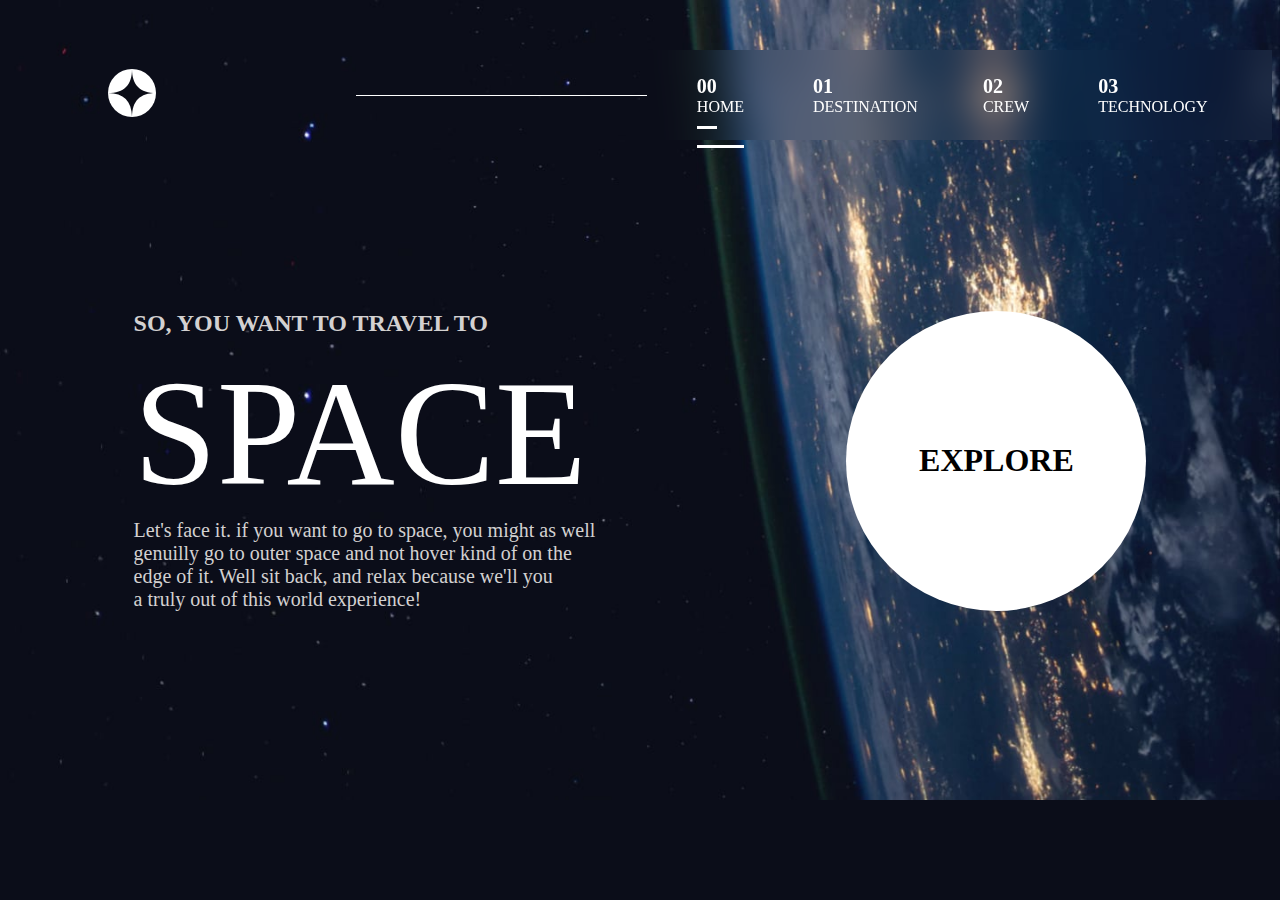
<file: index.html>
<!DOCTYPE html>
<html lang="en">
<head>
    <meta charset="UTF-8">
    <meta name="viewport" content="width=device-width, initial-scale=1.0">
    <link rel="stylesheet" href="style.css">

    <link rel="icon" href="logo.svg">
    <title>SPACE</title>
</head>
<body>
    <div class="navbar">
        <div class="logo">
        <img src="logo.svg" alt=""></div>
        <div class="line">

        </div>
        <div class="nav">
    <div class="emma" >
        <a href="index.html">
        <b>00</b> HOME
        </a>
    </div>          
    <div>
        <a href="destination.html">
        <b>01</b> DESTINATION
        </a>
    </div>   
    <div>
        <a href="crew.html">
        <b>02</b> CREW
        </a>
    </div>   
    <div>
        <a href="tech.html">
        
        <b>03</b> TECHNOLOGY
        
        </a>
    </div>    

        </div>
        <div class="java">
            <div id="myNav" class="overlay">
                <div onclick="closeNav()" class="close" >&times;</div>
                <div class="overlay-content">
                    <div class="sam">
                    <a href="index.html">HOME</a></div>
                    <a href="destination.html">DESTINATION</a>
                    <a href="crew.html">CREW</a>
                    <a href="tech.html">TECHNOLOGY</a>
                        </div>
                        </div>
                            <span style="font-size: 30px;cursor: pointer;" class="open" onclick="openNav()" style="color: aqua;">
                                <a href="javascript:void(0)">
                                    &#9776;
                                </a>
                               </span>
                            </div>
    </div>
    
    <div class="body1">
        <div class="word">
            <h2>SO, YOU WANT TO TRAVEL TO</h2>
            <h1>SPACE</h1>
            <P>Let's face it. if you want to go to space, you might as well <br> genuilly go to outer space and not hover kind of on the <br> edge of it. Well sit back, and relax because we'll you <br> a truly out of this world experience!</P>
        </div>
        <div class="another">
            <a href="destination.html">
        <div class="border">
            <h1>EXPLORE</h1>
        </div>
    </a>
        </div>
    </div>
</body>
<sCript src="app.js"></sCript>

</html>
</file>
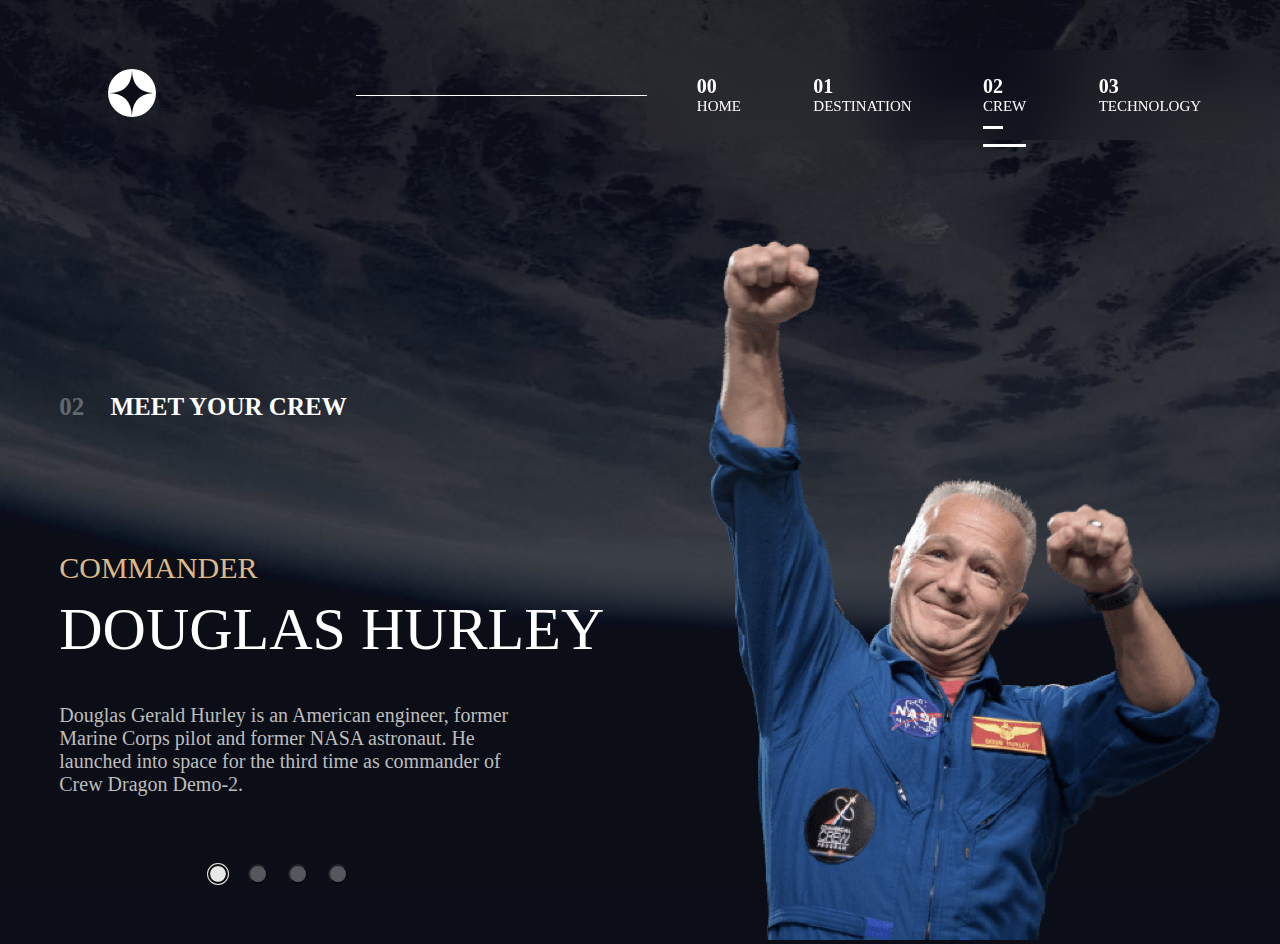
<file: crew.html>
<!DOCTYPE html>
<html lang="en">
<head>
    <meta charset="UTF-8">
    <meta name="viewport" content="width=device-width, initial-scale=1.0">
    <link rel="icon" href="logo.svg">
    <title>SPACE</title>
  
    <link rel="stylesheet" href="crew.css">
</head>
<body>
    <div class="navbar">
        <div class="logo">
        <img src="logo.svg" alt=""></div>
        <div class="line">

        </div>
        <div class="nav">
    <div>
        <a href="index.html">
        
        <b>00</b> HOME
        
        </a>
    </div>          
    <div>
        <a href="destination.html">
    
        <b>01</b> DESTINATION
        
        </a>
    </div>   
    <div class="emma">
        <a href="crew.html">
        
        <b>02</b> CREW
        
        </a>
    </div>   
    <div>
        <a href="tech.html">
        
        <b>03</b> TECHNOLOGY
        
        </a>
    </div>
        </div>
        <div class="java">
            <div id="myNav" class="overlay">
                <div onclick="closeNav()" class="close" >&times;</div>
                <div class="overlay-content">
                    <a href="index.html">HOME</a>
                    <a href="destination.html">DESTINATION</a>
                    <div class="sam">
                    <a href="crew.html">CREW</a></div>
                    <a href="tech.html">TECHNOLOGY</a>
                        </div>
                        </div>
                            <span style="font-size: 30px;cursor: pointer;" class="open" onclick="openNav()" style="color: aqua;">
                                <a href="javascript:void(0)">
                                    &#9776;
                                </a>
                               </span>
                            </div>
    </div>
    <div class="body1">
    <div class="word">
        <div class="daniel" id="demoss">
            <div class="gather">
                <div class="word2">
                    <h3><b>02</b> MEET YOUR CREW</h3>
                    <h2>COMMANDER</h2>
                    <h1>DOUGLAS HURLEY</h1>
                    <div class="div">
                        <P>Douglas Gerald Hurley is an American engineer, former <br> Marine Corps pilot and former NASA astronaut. He <br>launched into space for the third time as commander of <br> Crew Dragon Demo-2.   </P>
                    </div>
                </div>
                <div class="img">
            <img src="image-douglas-hurley.png" alt="">
            </div>
            </div>
        </div>
        <div class="daniel" id="demos">
            <div class="gather">
                <div class="word2">
                    <h3><b>02</b> MEET YOUR CREW</h3>
                    <h2>MISSION SPECIALIST</h2>
                    <h1>MARK SHUTTLEWORTH</h1>
                    <div class="div">
                        <P>Mark Richard Shuttleworth is the founder and CEO of <br> b Canonical, the company behind the Linux-based Ubuntu <br>operating system. Shuttleworth became the first South <br>African to travel to space as a space tourist.  </P>
                    </div>
                </div>
                <div class="img">
            <img src="image-mark-shuttleworth.png" alt="">
            </div>
            </div>
        </div>
        <div class="daniel" id="demo">
            <div class="gather">
                <div class="word2">
                    <h3><b>02</b> MEET YOUR CREW</h3>
                    <h2>PILOT</h2>
                    <h1>VICTOR GLOVER</h1>
                    <div class="div">
                        <P>Pilot on the first operational flight of the SpaceX Crew <br> Dragon to the International Space Station. Glover is a <br>commander in the U.S. Navy where he pilots an F/A-18.He <br> was a crew member of Expedition 64, and served as a <br>station systems flight engineer.  </P>
                    </div>
                </div>
                <div class="img">
            <img src="image-victor-glover.webp" alt="">
            </div>
            </div>
        </div>
        <div class="daniel" id="dem">
            <div class="gather">
                <div class="word2">
                    <h3><b>02</b> MEET YOUR CREW</h3>
                    <h2>FLIGHT ENGINEER</h2>
                    <h1>ANOUSHEH ANSARI</h1>
                    <div class="div">
                        <P>Anousheh Ansari is an Iranian American engineer and co <br>-founder of Prodea Systems. Ansari was the fourth self <br>-funded space tourist, the first self-funded woman to fly to <br> the ISS, and the first Iranian in space.    </P>
                    </div>
                </div>
                <div class="img">
            <img src="image-anousheh-ansari.png" alt="">
            </div>
            </div>
        </div>
            </div>
                <div class="link">
                    <button autofocus onclick="myFunction(event, 'demoss')">
                        </button>
                   <button onclick="myFunction(event, 'demos')">
                        </button>
                    <button onclick="myFunction(event, 'demo')">
                        </button>
                    <button onclick="myFunction(event, 'dem')">
                        </button>
                </div>

</div>
</body>
<sCript src="app.js"></sCript>

</html>
</file>
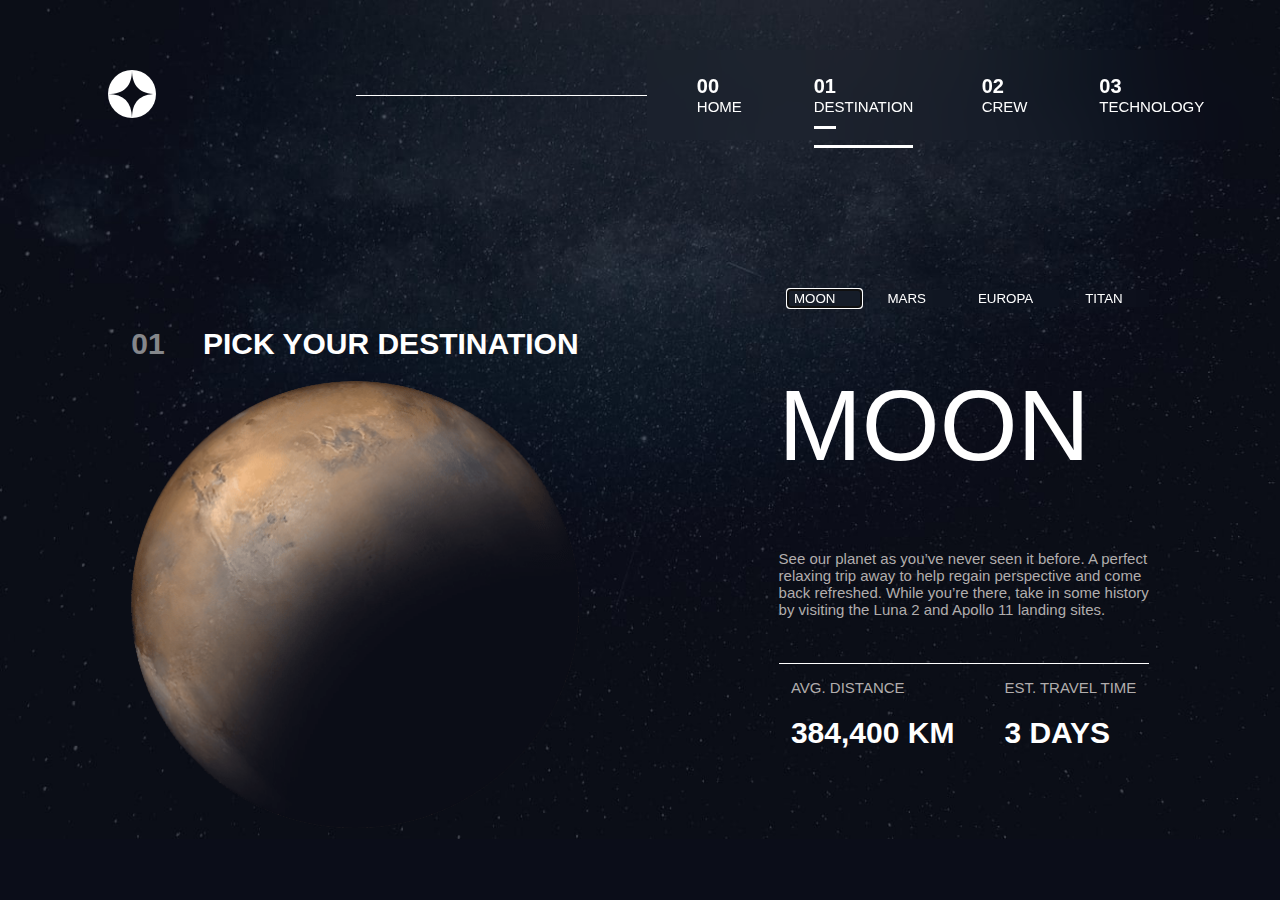
<file: destination.html>
<!DOCTYPE html>
<html lang="en">
<head>
    <meta charset="UTF-8">
    <meta name="viewport" content="width=device-width, initial-scale=1.0">

    <link rel="icon" href="logo.svg">
    <title>SPACE</title>
    <link rel="stylesheet" href="destination.css">
</head>
<body>
        <div class="navbar">
        <div class="logo">
        <img src="logo.svg" alt=""></div>
        <div class="line">

        </div>
        <div class="nav">
    <div>
        <a href="index.html">
        
        <b>00</b> HOME
        
        </a>
    </div>          
    <div class="emma">
        <a href="destination.html">
        
        <b>01</b> DESTINATION
        
        </a>
    </div>   
    <div>
        <a href="crew.html">
        
        <b>02</b> CREW
        
        </a>
    </div>   
    <div>
        <a href="tech.html">
        
        <b>03</b> TECHNOLOGY
        
        </a>
    </div>    
        </div>
        <div class="java">
            <div id="myNav" class="overlay">
                <div onclick="closeNav()" class="close" >&times;</div>
                <div class="overlay-content">
                    <a href="index.html">HOME</a>
                    <div class="sam">
                    <a href="destination.html">DESTINATION</a></div>
                    <a href="crew.html">CREW</a>
                    <a href="tech.html">TECHNOLOGY</a>
                        </div>
                        </div>
                            <span style="font-size: 30px;cursor: pointer;" class="open" onclick="openNav()" style="color: aqua;">
                                <a href="javascript:void(0)">
                                    &#9776;
                                </a>
                               </span>
                            </div>
    </div>
    <div class="body1">
        <div class="word">
            <div class="link">
                <button autofocus onclick="myFunc(event, 'demoss')">
                <a href="#" >MOON</a>
                </button>
                <button onclick="myFunc(event, 'demos')">
                <a href="#">MARS</a>
                </button>
                <button onclick="myFunc(event, 'demo')">
                <a href="#">EUROPA</a>
                </button>
                <button onclick="myFunc(event, 'dem')">
                <a href="#">TITAN</a>
                </button>
            </div>
            <div class="daniel" id="demoss">
        <div class="img">
            <h2><b>01</b> PICK YOUR DESTINATION</h2>
        <img src="image-mars.png" alt="">
    </div>
    <div class="word2">
            <h1>MOON</h1>
            <div class="div">
                <P>See our planet as you’ve never seen it before. A perfect <br> relaxing trip away to help regain perspective and come <br>back refreshed. While you’re there, take in some history <br>by visiting the Luna 2 and Apollo 11 landing sites.    </P>
            </div>
            <div class="dan">
                <div>
                    <p>AVG. DISTANCE</p>
                    <h2>384,400 KM</h2>
                </div>
                <div>
                    <p>EST. TRAVEL TIME</p>
                    <h2>
                        3 DAYS
                    </h2>
                </div>
            </div>
        </div>
            </div>
            <div class="daniel one" id="demos">
                <div class="img">
                    <h2><b>01</b> PICK YOUR DESTINATION</h2>
                <img src="image-moon.png" alt="">
            </div>
            <div class="word2">
                    <h1>MARS</h1>
                    <div class="div">
                    <p>Don't forget to pack your hiking boots. you'll need them <br>to tackle Olympus Mons, the tallest planatery mountains in <br> our solar system. it's two and a half times the size of <br> Everest!</p>
                    </div>
                    <div class="dan">
                        <div>
                            <p>AVG. DISTANCE</p>
                            <h2>255 MIL. KM</h2>
                        </div>
                        <div>
                            <p>EST. TRAVEL TIME</p>
                            <h2>
                                9 MONTHS
                            </h2>
                        </div>
                    </div>
                </div>
                    </div>
                    <div class="daniel" id="demo">
                        <div class="img">
                            <h2><b>01</b> PICK YOUR DESTINATION</h2>
                        <img src="image-europa.png" alt="">
                    </div>
                    <div class="word2">
                            <h1>EUROPA</h1>
                            <div class="div">
                         <P>The smallest of the four Galilean moons orbiting Jupiter, <br> Europa is a winter lover’s dream. With an icy surface, it’s <br> perfect for a bit of ice skating, curling, hockey, or simple <br> relaxation in your snug wintery cabin.</P>
                            </div>
                            <div class="dan">
                                <div>
                                    <p>AVG. DISTANCE</p>
                                    <h2>628 MIL. KM</h2>
                                </div>
                                <div>
                                    <p>EST. TRAVEL TIME</p>
                                    <h2>
                                        3 YEARS
                                    </h2>
                                </div>
                            </div>
                        </div>
                            </div>
                            <div class="daniel" id="dem">
                                <div class="img">
                                    <h2><b>01</b> PICK YOUR DESTINATION</h2>
                                <img src="image-titan.png" alt="">
                            </div>
                            <div class="word2">
                                    <h1>TITAN</h1>
                                    <div class="div">
                                   <p>The only moon known to have a dense atmosphere other <br> than Earth, Titan is a home away from home (just a few <br>hundred degrees colder!). As a bonus, you get striking <br>views of the Rings of Saturn.</p>
                                    </div>
                                    <div class="dan">
                                        <div>
                                            <p>AVG. DISTANCE</p>
                                            <h2>255 MIL. KM</h2>
                                        </div>
                                        <div>
                                            <p>EST. TRAVEL TIME</p>
                                            <h2>
                                                9 MONTHS
                                            </h2>
                                        </div>
                                    </div>
                                </div>
                                    </div>
        </div>
    </div>
</body>
<sCript src="app.js"></sCript>

</html>
</file>
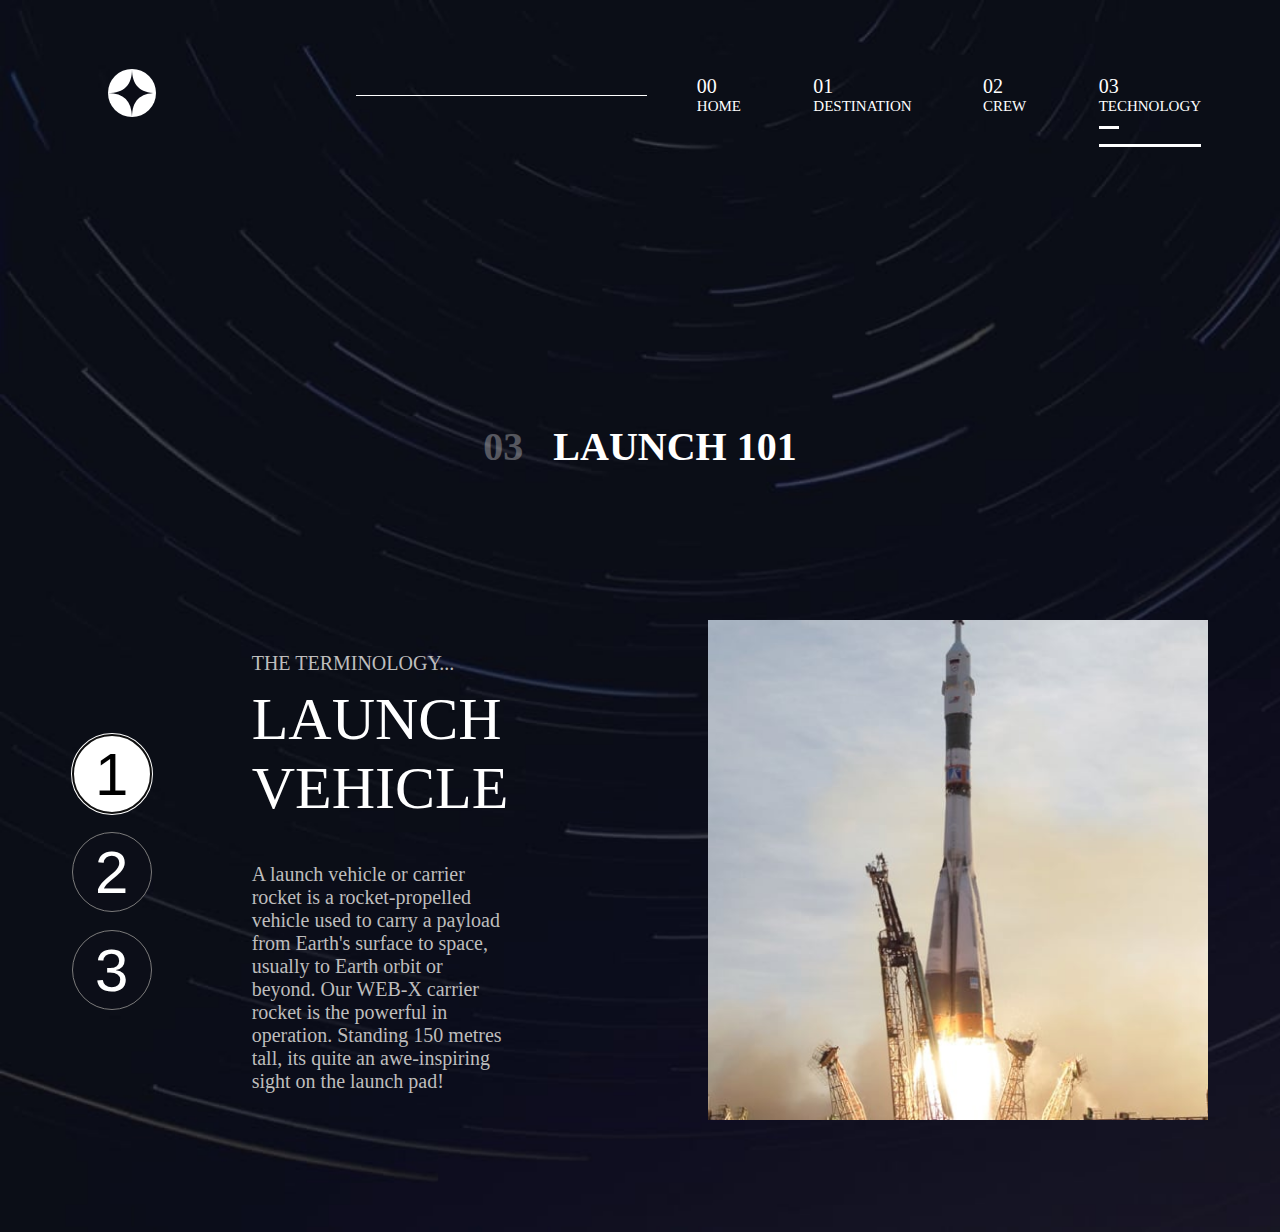
<file: tech.html>
<!DOCTYPE html>
<html lang="en">
<head>
    <meta charset="UTF-8">
    <meta name="viewport" content="width=device-width, initial-scale=1.0">
    <link rel="icon" href="logo.svg">
    <title>SPACE</title>
    <link rel="stylesheet" href="tech.css">
</head>
<body>
    <div class="navbar">
        <div class="logo">
        <img src="logo.svg" alt=""></div>
        <div class="line">

        </div>
        <div class="nav">
    <div>
        <a href="index.html">
        
        <b>00</b> HOME
        
        </a>
    </div>          
    <div>
        <a href="destination.html">
        
        <b>01</b> DESTINATION
        
        </a>
    </div>   
    <div>
        <a href="crew.html">
    
        <b>02</b> CREW
        
        </a>
    </div>   
    <div class="emma">
        <a href="tech.html">
    
        <b>03</b> TECHNOLOGY
        
        </a>
    </div>
        </div>
        <div class="java">
            <div id="myNav" class="overlay">
                <div onclick="closeNav()" class="close" >&times;</div>
                <div class="overlay-content">
                    <a href="index.html">HOME</a>
                    <a href="destination.html">DESTINATION</a>
                    <a href="crew.html">CREW</a>
                    <div class="sam">
                    <a href="tech.html">TECHNOLOGY</a></div>
                        </div>
                        </div>
                            <span style="font-size: 30px;cursor: pointer;" class="open" onclick="openNav()" style="color: aqua;">
                                <a href="javascript:void(0)">
                                    &#9776;
                                </a>
                               </span>
                            </div>
    </div>
    <div class="body1">
        <h2 class="h2"><b>03</b> LAUNCH 101</h2>
        <div class="word">
            <div class="flex">
                <div class="button">
                <button autofocus onclick="myFunct(event, 'demos')">1</button><br>
                <button onclick="myFunct(event, 'demo')">2</button><br>
                <button onclick="myFunct(event, 'dem')">3</button>
            </div>
        </div>
        <div class="daniel one" id="demos">
            <div>
                <p>THE TERMINOLOGY...</p>
                <h1>LAUNCH VEHICLE</h1>
                <p>A launch vehicle or carrier rocket is a rocket-propelled  vehicle used to carry a payload from Earth's surface to space, usually to Earth orbit or beyond. Our WEB-X carrier rocket is the powerful in operation. Standing 150 metres tall, its quite an awe-inspiring sight on the launch pad! </p>
            </div>
            <div class="img">
                <img src="image-launch-vehicle-portrait.jpg" alt="">
            </div>
        </div>
        <div class="daniel" id="demo">
            <div>
                <p>THE TERMINOLOGY...</p>
                <h1>SPACEPORT</h1>
                <p>A spaceport or cosmodrome is a site for launching  (or receiving)  spacecraft, by analogy to the seaport  for ships or airport for aircraft. Based in the famous Cape Canaveral,  our spaceport is ideally situated to take advantage of the Earth’s rotation for launch. </p>
            </div>
            <div class="img">
                <img src="image-spaceport-landscape.jpg" alt="">
            </div>
        </div>
        <div class="daniel" id="dem">
            <div>
                <p>THE TERMINOLOGY...</p>
                <h1>SPACE CAPSULE</h1>
                <p>A space capsule is an often-crewed spacecraft that  uses a blunt-body reentry capsule to reenter the Earth's atmosphere without wings. Our capsule is where you'll spend your time during the flight. It includes a space gym, cinema, and plenty of other activities to keep you entertained.</p>
            </div>
            <div class="img">
                <img src="image-space-capsule-landscape.jpg" alt="">
            </div>
        </div>
        </div>
    </div>
</body>
<sCript src="app.js"></sCript>
</html>
</file>
<file: style.css>
body {
    background-image: url(background-home-desktop.jpg);
    background-repeat: no-repeat;
    background-size: cover;
    background-color:rgb(11,13,25) ;
}

.java {
    display: none;
}
.overlay {
    height: 100%;
    width: 0%;
    position: fixed;
    z-index: 100;
    top: 0;
    right: 0;
    /* background-color: rgba(97, 96, 96, 0.26); */
    backdrop-filter: blur(20px);
    overflow: hidden;
    transition: 0.1s;
}
.overlay-content {
    position: relative;
    top: 0;
    text-align: left;
    margin-top: 70px;
    display: flex;
    flex-direction: column;
}
.overlay:hover {
    color: aqua;
}
.close {
 color: white; 
 font-size: 50px;
  cursor: pointer;
  display: flex;
  justify-content: flex-end;
}
.close:hover {
    color: aqua;
}
.overlay a {
    padding: 8px;
    scroll-padding-top: -20px;
    text-decoration: none;
    font-size: 15px;
    color: white;
    font-weight: bold;
    display: block;
    padding-bottom: 25px;
    text-transform: uppercase;
    padding-left: 40px;

}
.overlay a:hover , a:focus {
    color: aqua;
    /* width: inherit; */
    width: 85%;
    border-right: 5px solid rgb(197, 195, 195);
}
.overlay .closebtn {
    position: absolute;
    top: 20px;
    right: 45px;
}
.open a {
    color: white;
    text-decoration: none;
}
.open a:hover, a:active {
    color: aqua;
}
.navbar {
    display: flex;
    align-items: center;
    margin-top: 50px;
}
.logo {
    margin-left: 100px;
    margin-right: 200px;
    
}
.line {
    border-bottom: 1px solid white;
    width: 700px;
    z-index: 100;
}
.nav a {
    padding-bottom: 30px;
    color: white;
    text-decoration: none;
    text-align: center;
} 

.nav a:hover {
    border-bottom: 3px solid rgb(160, 157, 157);
    border-right: none;
}
.emma a{
    border-bottom: 3px solid white;
}
.sam a {
    border-right: 4px solid white;
    color: aqua;
}
.nav {
    display: flex;
    /* background-image: linear-gradient( rgb(19, 21, 34) , rgb(73, 87, 113), rgb(21, 37, 71)); */
    padding: 10px 50px;
    justify-content: center;
    align-items: center;
    backdrop-filter: blur(20px);

    gap: 50px;
    width: 100%;
    height: 70PX;
    /* opacity: 0.7; */
}
.nav b {
    font-size: 20px;
} 
.body1 {
    display: flex;
    justify-content: space-around;
    align-items: center;
    margin-top: 150px;
}
.word h2 , p{
    color: rgb(211, 209, 209);
}
.word p {
    font-size: 20px;
    margin-top: -100px;
}
.word h1 {
    color: white;
    font-size: 150px;
    margin-top: -10px;
    font-weight: 100;
}
.border {
    background-color: white;
    width:300px;
    height: 300px;
    border-radius: 100%;
    display: flex;
    align-items: center;
    justify-content: center;
    transition: 0.5s;
}
.border:hover {
    background-color: black;
    color: white;
    
    transition: 0.5s;
}
a {
    text-decoration: none;
    color: black;
}
@media screen and (max-width:900px) {
    .line {
        display: none;
    }
    .nav {
        gap: 20px;
        font-size: 15px;
    }
    .body1 {
        flex-direction: column;
    }
    .logo {
        margin-left: 10px;
    }
        body {
        background-image: url(background-home-tablet.jpg);
    }
}
@media screen and (max-width:500px) {
    .java {
        display: block;
    }
    .nav {
        display: none;
    }
    .navbar {
        justify-content: space-between;
        margin-top: 5px;
    }
    .logo {
        margin-left: 0;
        margin-right: 0;
    }
    .word {
        text-align: center;
        font-size: 20px;
    }
    h2 {
        font-size: 15px;
    }
    br {
        display: none;
    }
    .word h1 {
        font-size: 85px;
        margin-bottom: 100px;
    }
    body {
        background-image: url(background-home-mobile.jpg);
    }
}
</file>
<file: crew.css>
body {
    background-image: url(background-crew-desktop.jpg);
    background-repeat: no-repeat;
    background-size: cover;
    background-color:rgb(11,13,25) ;
}
.java {
    display: none;
}
.overlay {
    height: 100%;
    width: 0%;
    position: fixed;
    z-index: 100;
    top: 0;
    right: 0;
    /* background-color: rgba(97, 96, 96, 0.26); */
    backdrop-filter: blur(20px);
    overflow: hidden;
    transition: 0.1s;
}
.overlay-content {
    position: relative;
    top: 0;
    text-align: left;
    margin-top: 70px;
    display: flex;
    flex-direction: column;
}
.overlay:hover {
    color: aqua;
}
.close {
 color: white; 
 font-size: 50px;
  cursor: pointer;
  display: flex;
  justify-content: flex-end;
}
.close:hover {
    color: aqua;
}
.overlay a {
    padding: 8px;
    scroll-padding-top: -20px;
    text-decoration: none;
    font-size: 15px;
    color: white;
    font-weight: bold;
    display: block;
    padding-bottom: 30px;
    text-transform: uppercase;
    padding-left: 40px;

}
.overlay a:hover , a:focus {
    color: aqua;
    width: 85%;
    border-right: 5px solid rgb(199, 199, 199);
}
.overlay .closebtn {
    position: absolute;
    top: 20px;
    right: 45px;
}
.open a {
    color: white;
    text-decoration: none;
}
.open a:hover, a:active {
    color: aqua;
}
.navbar {
    display: flex;
    align-items: center;
    margin-top: 50px;
}
.logo {
    margin-left: 100px;
    margin-right: 200px;
    
}
.line {
    border-bottom: 1px solid white;
    width: 700px;
    z-index: 100;
}
.nav a {
    padding-bottom: 30px;
    color: white;
    text-decoration: none;
    text-align: center;
} 

.nav a:hover {
    border-bottom: 3px solid rgb(160, 157, 157);
    border-right: none;
}
.emma a {
    border-bottom: 3px solid white;

}
.sam a {
    border-right: 3px solid white;
    color: aqua;
}
.nav {
    display: flex;
    /* background-image: linear-gradient( rgb(19, 21, 34) , rgb(73, 87, 113), rgb(21, 37, 71)); */
    padding: 10px 50px;
    height: 70PX;
    justify-content: center;
    align-items: center;
    gap: 50px;
    font-size: 15px;
    width: 100%;
    backdrop-filter: blur(20px);

    /* opacity: 0.7; */
}
.nav b {
    font-size: 20px;
} 
.body1 {
    /* display: flex;
    justify-content: space-around; */
    align-items: center;
}
.word {
    font-weight: 100;
}
.word h2 {
    color: white;
    font-size: 40px;
    /* margin-left: 100px; */
}
.word b {
    opacity: 0.3;
    padding-right: 20px;
}
.word h3 {
    color: white;
    font-size: 25px;
    margin-bottom: -20px;
}
.word h1 {
    color: white;
    font-size: 60px;
}
.word p {
    color: rgb(190, 189, 189);
    font-size: 20px;
}
.bord {
    display: flex;
    gap: 20px;
    margin-left: 100px;
}
button {
    background-color: white;
    width: 20px;
    height: 20px;
    border-radius: 100%;
    opacity: 0.3;
}
button:focus  {
    background-color:white;
    opacity: 0.9;
}
button:hover {
    background-color: white;
    opacity: 0.5;
}

.gather {
    display: flex;
    justify-content: space-around;
    align-items: center;
}
.one {
    display: block;
    display: flex;
}
.body1 {
    margin-top: 100px;
}
.daniel {
    display: none;
}
.daniel:nth-child(1){
    display: block;
}
button:nth-child(1):focus{
    background-color: white;
    opacity: 0.9;
}
.link {
    margin-left: 200px;
    margin-top: -80px;
    display: flex;
    gap: 20px;
}
.daniel h2 {
    color: burlywood;
    margin-bottom: -30px;
    margin-top: 150px;
    font-size: 30px;
    font-weight: 100;
}
.daniel h1{
    font-weight: 100;
}

@media screen and (max-width:900px) {
    .line {
        display: none;
    }
    .nav {
        gap: 20px;
    }
    .body1 {
        flex-direction: column;
    }
    .logo {
        margin-left: 10px;
    }
    .word2 {
        margin-left: 20px;
    }
br {
    display: none;
}
.link {
    margin-top: 50px;
    margin-left: 10px;
}
.daniel {
    gap: 50px;
}
}
@media screen and (max-width:500px) {
    .java {
        display: block;
    }
    .nav {
        display: none;
    }
    .navbar {
        justify-content: space-between;
        margin-top: 5px;
    }
    .logo {
        margin-left: 0;
        margin-right: 0;
    }
    .word h1 {
        font-size: 50px;
    }
    img {
        width: 100%;
    }
    .gather {
        flex-direction: column;
    }
    .word {
        /* align-items: end; */
        text-align: center;
        padding: 100px 50px;
    }
    br {
        display: none;
    }
    .daniel p{
        font-size: 20px;
    }
    .img img {
        width: 100%;
    }
    .link {
    margin-left: 10px;
    margin-top: 20px;
    display: flex;
    gap: 20px;
}
.body1 {
    display: flex;
    flex-direction: column-reverse;
}
}
</file>
<file: destination.css>
body {
    background-image: url(background-destination-desktop.jpg);
    background-repeat: no-repeat;
    background-size: cover;
    font-family: Barlow,sans-serif;
    font-size: .9375rem;
    background-color: rgb(11,13,25);

}
.java {
    display: none;
}
.overlay {
    height: 100%;
    width: 0%;
    position: fixed;
    z-index: 100;
    top: 0;
    right: 0;
    /* background-color: rgba(97, 96, 96, 0.26); */
    backdrop-filter: blur(20px);
    overflow: hidden;
    transition: 0.1s;
}
.overlay-content {
    position: relative;
    top: 0;
    text-align: left;
    margin-top: 70px;
    display: flex;
    flex-direction: column;
}
.overlay:hover {
    color: aqua;
}
.close {
 color: white; 
 font-size: 50px;
  cursor: pointer;
  display: flex;
  justify-content: flex-end;
}
.close:hover {
    color: aqua;
}
.overlay a {
    padding: 8px;
    scroll-padding-top: -20px;
    text-decoration: none;
    font-size: 15px;
    color: white;
    font-weight: bold;
    display: block;
    padding-bottom: 30px;
    text-transform: uppercase;
    padding-left: 40px;

}
.overlay a:hover {
    color: aqua;
    width: 85%;
    border-right: 5px solid rgb(177, 176, 176);
}
.overlay .closebtn {
    position: absolute;
    top: 20px;
    right: 45px;
}
.open a {
    color: white;
    text-decoration: none;
}
.open a:hover, a:active {
    color: aqua;
}
.navbar {
    display: flex;
    align-items: center;
    margin-top: 50px;
}
.logo {
    margin-left: 100px;
    margin-right: 200px;
    
}
.line {
    border-bottom: 1px solid white;
    width: 700px;  
    z-index: 100;
}
.nav a {
    padding-bottom: 30px;
    color: white;
    text-decoration: none;
    text-align: center;
} 
.emma a {
    border-bottom: 3px solid white;

}
.nav a:hover {
    border-bottom: 3px solid rgb(160, 157, 157);

}
.sam a {
    border-right: 3px solid white;
    color: aqua;
    border-bottom: none;
}
.nav {
    display: flex;
    /* background-image: linear-gradient( rgb(19, 21, 34) , rgb(73, 87, 113), rgb(21, 37, 71)); */
    padding: 10px 50px;
    height: 70PX;
    justify-content: center;
    align-items: center;
    gap: 50px;
    width: 100%;
    backdrop-filter: blur(20px);

    /* opacity: 0.7; */
}
.nav b {
    font-size: 20px;
} 
.body1 {
    display: flex;
    justify-content: space-around;
    align-items: center;
    margin-top: 150px;
}
.img h2 {
    color: white;
}
.img img {
    width: 100%;
}
.img b {
    opacity: 0.5;
    padding-right: 30px;
}
.word {
    display: flex;
    flex-direction: column;
    align-items: center;
    font-weight: 100;
}

.word p{
    color: rgb(177, 173, 173);

}
h2 {
    margin-bottom: 70px;
    display: block;
    font-size: 2em;
    margin-block-start: 0.67em;
    margin-block-end: 0.67em;
    margin-inline-start: 0px;
    margin-inline-end: 0px;
    font-weight: bold;
}
.div {
    font-size: 15px;
    border-bottom: 1px solid white;
    padding-bottom: 30px;
    margin-top: 10px;
}
.link {
    width: 100%;
    display: flex;
    justify-content: flex-end;
    gap: 20px;
}
.link a{
    color: white;
    text-decoration: none; 
    padding-right: 20px;
    padding-bottom: 20px;

}
.link a:hover {
    border-bottom: 4px solid rgb(73, 73, 73);
    /* backdrop-filter: blur(20px); */
}
.word h1 {
    color: white;
    font-size: 100px;
    margin-top: -0px;
    font-weight: 100;
}
.dan {
    display: flex;
    gap: 50px;
    justify-content: center;
}

.dan h2 {
    color: white;
}
a:focus {
    border-bottom: 5px solid white;
}
.daniel {
    display: flex;
    justify-content: space-between;
    gap: 200px;
    align-items: center;
    display: none;
}
.daniel:nth-child(2)   {
    display: block;   
    display: flex;
}
button {
    background-color:none;
    background: none;
    border: none;
    backdrop-filter: blur(20px);
    /* overflow: hidden; */
}
@media screen and (max-width:900px) {
    .line {
        display: none;
    }
    .nav {
        gap: 20px;
        font-size: 13px;
    }
    .body1 {
        flex-direction: column;
    }
    .logo {
        margin-left: 10px;
    }
    .daniel {
        gap: 50px;
        padding: 70px 50px;
    }
}
@media screen and (max-width:500px) {
    .java {
        display: block;
    }
    .nav {
        display: none;
    }
    .navbar {
        justify-content: space-between;
        margin-top: 5px;
    }
    .logo {
        margin-left: 0;
        margin-right: 0;
    }
    .word h1 {
        font-size: 100px;
        margin-bottom: 100px;
    }
    .daniel {
        flex-direction: column;
        gap: 10px;
        margin-top: 20px;
    }
    .link {
        gap: 3px;
        justify-content: center;
    }
    .daniel img {
        width: 100%;
    }
    br {
        display: none;
    }
    .word h1 {
        font-size: 70px;
        margin-bottom: 10px;
    }
}
</file>
<file: tech.css>
body {
    background-image: url(background-technology-desktop.jpg);
    background-repeat: no-repeat;
    background-size: cover;
    font-weight: 100;
    background-color: rgb(11,13,25);
}
.java {
    display: none;
}
.overlay {
    height: 100%;
    width: 0%;
    position: fixed;
    z-index: 100;
    top: 0;
    right: 0;
    /* background-color: rgba(97, 96, 96, 0.26); */
    backdrop-filter: blur(20px);
    overflow: hidden;
    transition: 0.1s;
}
.overlay-content {
    position: relative;
    top: 0;
    text-align: left;
    margin-top: 70px;
    display: flex;
    flex-direction: column;
}
.overlay:hover {
    color: aqua;
}
.close {
 color: white; 
 font-size: 50px;
  cursor: pointer;
  display: flex;
  justify-content: flex-end;
}
.close:hover {
    color: aqua;
}
.overlay a {
    padding: 8px;
    scroll-padding-top: -20px;
    text-decoration: none;
    font-size: 15px;
    color: white;
    font-weight: bold;
    display: block;
    padding-bottom: 30px;
    text-transform: uppercase;
    padding-left: 40px;

}
.overlay a:hover , a:focus {
    color: aqua;
    width: 85%;
    border-right: 5px solid rgb(196, 196, 196);
}
.overlay .closebtn {
    position: absolute;
    top: 20px;
    right: 45px;
}
.sam a {
    border-right: 3px solid white;
    color: aqua;
}
.open a {
    color: white;
    text-decoration: none;
}
.open a:hover, a:active {
    color: aqua;
}
.navbar {
    display: flex;
    align-items: center;
    margin-top: 50px;
}
.logo {
    margin-left: 100px;
    margin-right: 200px;
    
}
.line {
    border-bottom: 1px solid white;
    width: 700px;
    z-index: 100;
}
.nav a {
    padding-bottom: 30px;
    color: white;
    text-decoration: none;
    text-align: center;
} 

.nav a:hover {
    border-bottom: 3px solid rgb(160, 157, 157);
    border-right: none;

}
.emma a {
    border-bottom: 3px solid white;

}
.nav {
    display: flex;
    /* background-image: linear-gradient( rgb(19, 21, 34) , rgb(73, 87, 113), rgb(21, 37, 71)); */
    padding: 10px 50px;
    height: 70PX;
    justify-content: center;
    align-items: center;
    font-size: 15px;
    gap: 50px;
    width: 100%;
    /* opacity: 0.7; */
}
.nav b {
    font-size: 20px;
} 
.body1 {
    display: flex;
    justify-content: space-around;
    flex-direction: column;
    align-items: center;
    margin-top: 150px;
    padding: 100px 200px;
    font-weight: 100;
}
.word {
    font-weight: 100;
    display: flex;
}
.body1 h2 {
    color: white;
    margin-bottom: 150px;
    font-size: 40px;
}
.h2 {
    text-align: left;
}
.body1 b {
    opacity: 0.3;
    padding-right: 20px;
}
.word h3 {
    color: white;
    font-size: 25px;
    margin-bottom: -20px;
}
.word h1 {
    color: white;
    font-size: 60px;
    margin-top: -10px;
    font-weight: 100;
}
.word p {
    color: rgb(190, 189, 189);
    font-size: 20px;
}
.bord {
    display: flex;
    gap: 20px;
}
.button button {
    background-color: rgb(12,14,24);
    width: 80px;
    height: 80px;
    border-radius: 100%;
    border: 1px solid rgb(124, 123, 123);
    font-size: 60px;
    display: flex;
    justify-content: center;
    align-items: center;
    color: white;
    transition: 0.5s;
}
.button button:hover  {
    border: 1px solid white;
    transition: 0.5s;

}
 button:focus {
background-color: white;
color: black;
}

.flex {
    display: flex;
    gap: 50px;
    align-items: center;
}
.img img {
    width: 100%;
}
.daniel {
    display: flex;
    justify-content: space-around;
    gap: 100px;
    align-items: center;
    margin-left: 100px;
    display: none;
}
.daniel br {
    display: none;
}
.one {
    display: block;    
    display: flex;
    justify-content: space-around;
    gap: 200px;
    align-items: center;
    margin-left: 100px;
}
.img img {
    width: 500px;
    height: 500px;
}
@media screen and (max-width:900px) {
    .line {
        display: none;
    }
    .nav {
        gap: 20px;
    }
    .body1 {
        flex-direction: column;
    }
    .word {
        flex-direction: column;
        justify-content: center;
        align-items: center;
    }
    .daniel {
        margin-left: 10px;
        gap: 10px;
        margin-bottom: 50px;
        margin-top: 20px;
    }
    .img img {
        width: 300px;
        height: 300px;
    }
    .daniel p {
        margin-right: 100px;
        font-size: 16px;
    }
    .logo {
        margin-left: 10px;
    }
    br {
        display: none;
    }
    .button {
        display: flex;
        gap: 20px;
    }
    .body1 {
        padding: 10px;
    }
}
@media screen and (max-width:500px) {
    .java {
        display: block;
    }
    .nav {
        display: none;
    }
    .navbar {
        justify-content: space-between;
        margin-top: 5px;
    }
    .logo {
        margin-left: 0;
        margin-right: 0;
    }
    .flex {
        flex-direction: column;
    }
    .me {
        display: flex;
        gap: 20px;
    }
    .word h1 {
        font-size: 50px;
    }
    .daniel {
        flex-direction: column;
        align-items: center;
        justify-content: center;
        margin-left: 10px;
        gap: 20px;
    }
    .body1 {
        padding: 10px 10px;
    }
    .word {
        flex-direction: column;
        align-items: center;
        justify-content: center;
    }
    .button {
        flex-direction: row;
        display: flex;
        gap: 20px;
    }
    br {
        display: none;
    }
}
</file>
